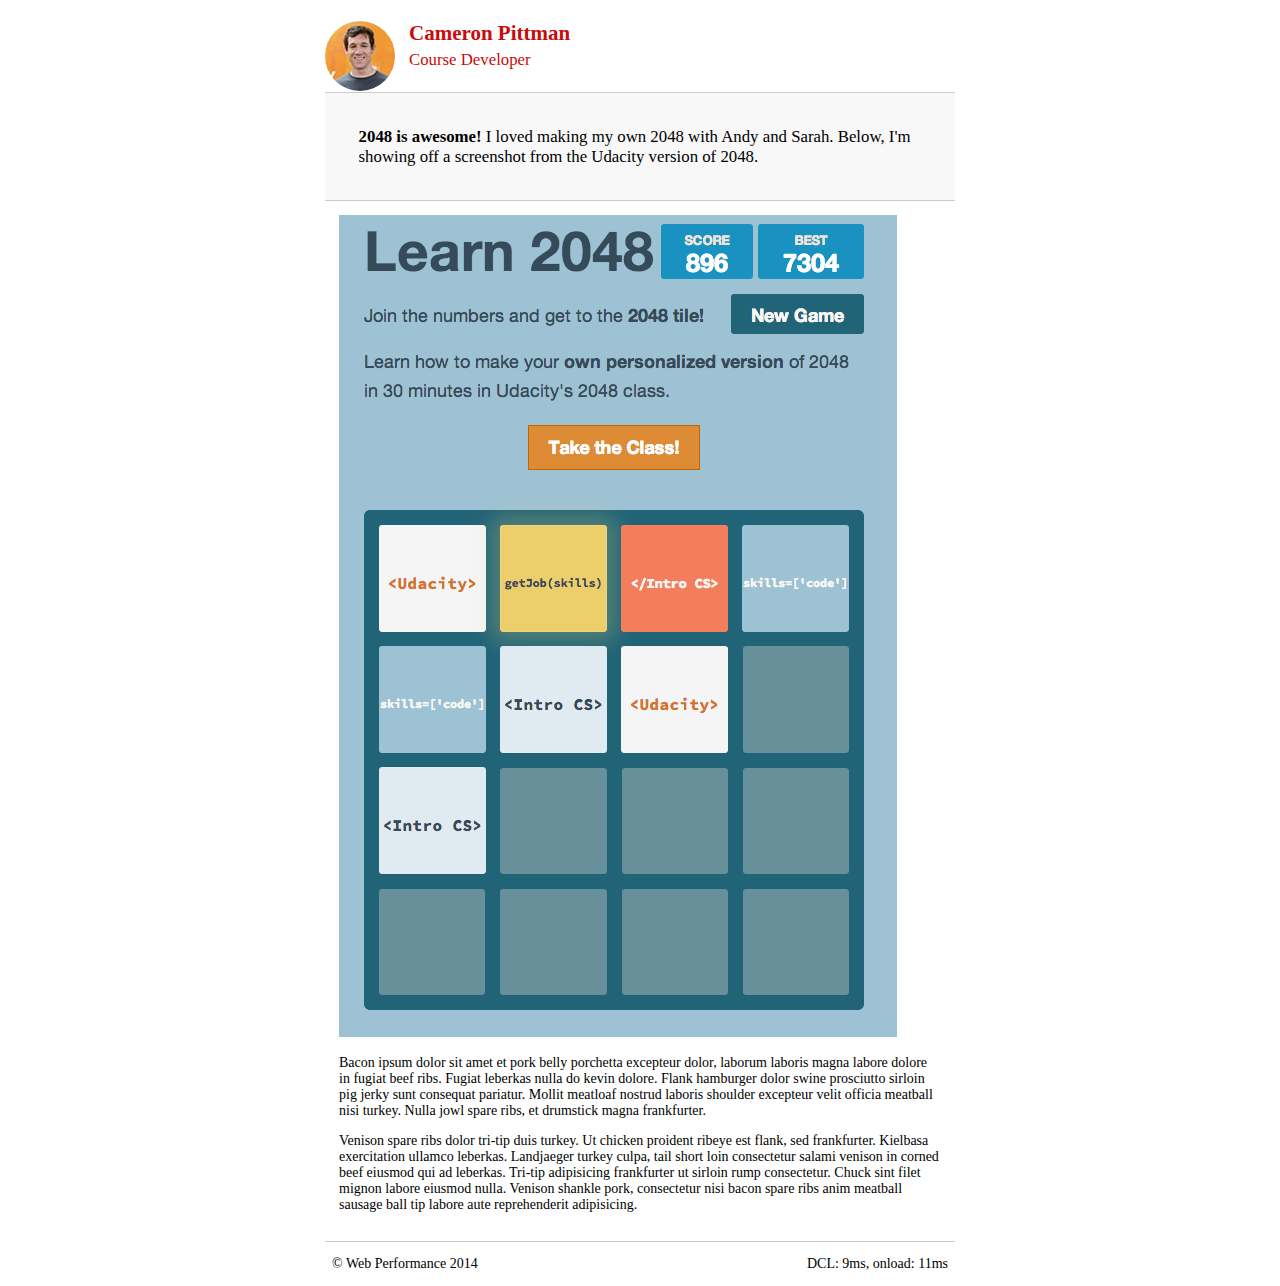
<file: project-2048.html>
<!DOCTYPE html>
<html lang="en">
  <head>
    <meta charset="utf-8">
    <meta name="viewport" content="width=device-width, initial-scale=1">
    <meta name="description" content=" FILL ME IN ">
    <meta name="author" content=" FILL ME IN ">
    <title>Cameron Pittman: Portfolio</title>

    <!-- Hmm, what is the impact of web fonts on speed? Measure it... -->
    <!-- <link href="//fonts.googleapis.com/css?family=Open+Sans:400,700" rel="stylesheet"> -->

    <link href="css/style.css" rel="stylesheet">
    <link href="css/print.css" rel="stylesheet" media="print">

    <script>
      (function(w,g){w['GoogleAnalyticsObject']=g;
      w[g]=w[g]||function(){(w[g].q=w[g].q||[]).push(arguments)};w[g].l=1*new Date();})(window,'ga');

      // Optional TODO: replace with your Google Analytics profile ID.
      ga('create', 'UA-XXXX-Y');
      ga('send', 'pageview');
    </script>
    <script src="//www.google-analytics.com/analytics.js"></script>
    <script src="js/perfmatters.js" async></script>
  </head>

  <body>
    <header>
      <a href="/"><img src="img/profilepic-min.jpg"></a>
      <p>Cameron Pittman<br><span>Course Developer</span></p>
    </header>

    <div class="container">
      <div class="hero">
        <strong>2048 is awesome!</strong> I loved making my own 2048 with Andy and Sarah. Below, I'm showing off a screenshot from the Udacity version of 2048.
      </div>

      <div class="content">

        <img class="img-responsive" src="img/2048.png">

        <p>Bacon ipsum dolor sit amet et pork belly porchetta excepteur dolor, laborum laboris magna labore dolore in fugiat beef ribs. Fugiat leberkas nulla do kevin dolore. Flank hamburger dolor swine prosciutto sirloin pig jerky sunt consequat pariatur. Mollit meatloaf nostrud laboris shoulder excepteur velit officia meatball nisi turkey. Nulla jowl spare ribs, et drumstick magna frankfurter.</p>

        <p>Venison spare ribs dolor tri-tip duis turkey. Ut chicken proident ribeye est flank, sed frankfurter. Kielbasa exercitation ullamco leberkas. Landjaeger turkey culpa, tail short loin consectetur salami venison in corned beef eiusmod qui ad leberkas. Tri-tip adipisicing frankfurter ut sirloin rump consectetur. Chuck sint filet mignon labore eiusmod nulla. Venison shankle pork, consectetur nisi bacon spare ribs anim meatball sausage ball tip labore aute reprehenderit adipisicing.</p>

    </div>

    <footer>
      <p>&copy; Web Performance 2014 <span id="crp-stats"></span></p>
    </footer>
  </body>
</html>
</file>
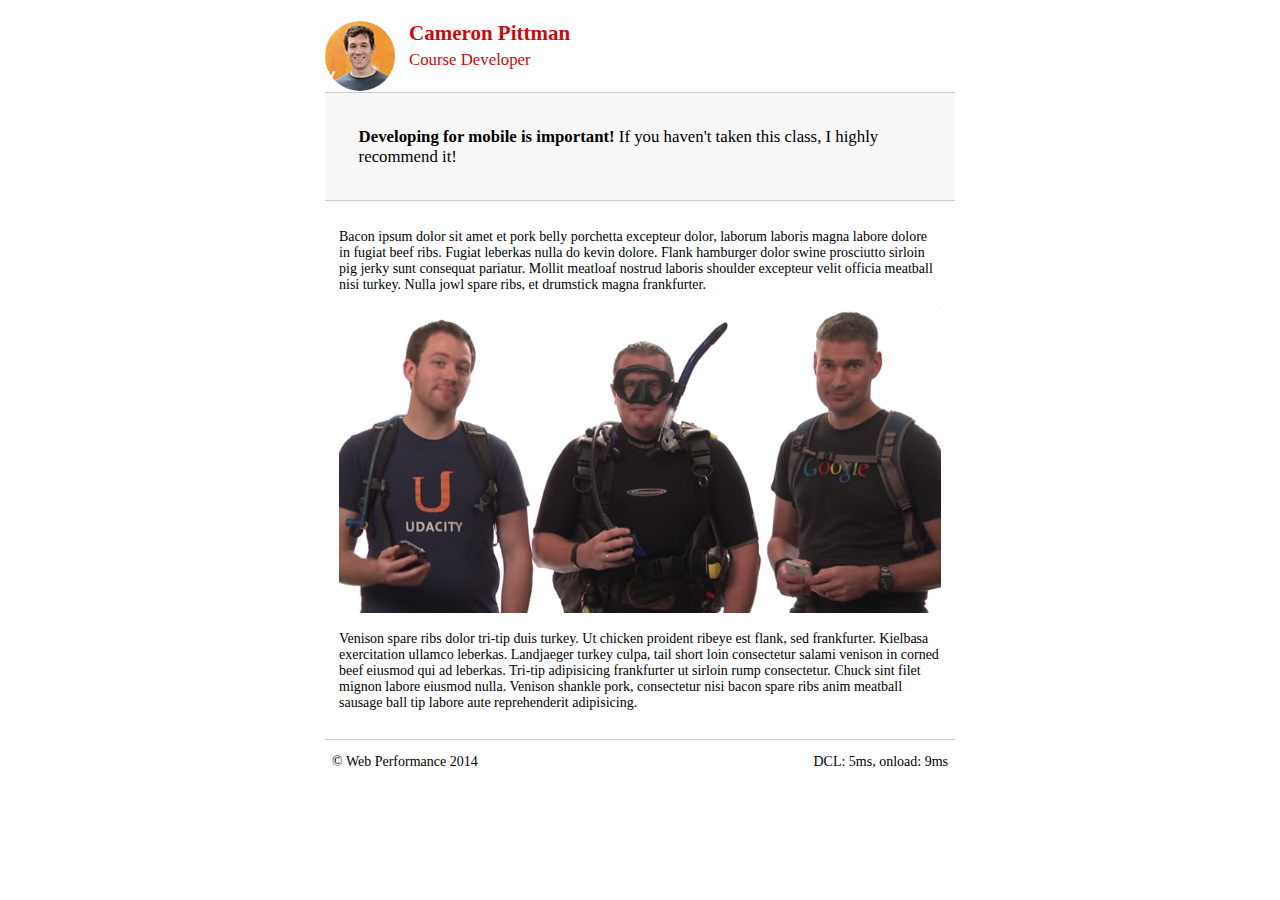
<file: project-mobile.html>
<!DOCTYPE html>
<html lang="en">
  <head>
    <meta charset="utf-8">
    <meta name="viewport" content="width=device-width, initial-scale=1">
    <meta name="description" content=" FILL ME IN ">
    <meta name="author" content=" FILL ME IN ">
    <title>Cameron Pitman: Portfolio</title>

    <!-- Hmm, what is the impact of web fonts on speed? Measure it... -->
    <!-- <link href="//fonts.googleapis.com/css?family=Open+Sans:400,700" rel="stylesheet"> -->

    <link href="css/style.css" rel="stylesheet">
    <link href="css/print.css" rel="stylesheet" media="print">

    <script>
      (function(w,g){w['GoogleAnalyticsObject']=g;
      w[g]=w[g]||function(){(w[g].q=w[g].q||[]).push(arguments)};w[g].l=1*new Date();})(window,'ga');

      // Optional TODO: replace with your Google Analytics profile ID.
      ga('create', 'UA-XXXX-Y');
      ga('send', 'pageview');
    </script>
    <script src="http://www.google-analytics.com/analytics.js"></script>
    <script async src="js/perfmatters.js" async></script>
  </head>

  <body>
    <header>
      <a href="/"><img src="img/profilepic-min.jpg"></a>
      <p>Cameron Pittman<br><span>Course Developer</span></p>
    </header>

    <div class="container">
      <div class="hero">
        <strong>Developing for mobile is important!</strong> If you haven't taken this class, I highly recommend it!
      </div>

      <div class="content">

        <p>Bacon ipsum dolor sit amet et pork belly porchetta excepteur dolor, laborum laboris magna labore dolore in fugiat beef ribs. Fugiat leberkas nulla do kevin dolore. Flank hamburger dolor swine prosciutto sirloin pig jerky sunt consequat pariatur. Mollit meatloaf nostrud laboris shoulder excepteur velit officia meatball nisi turkey. Nulla jowl spare ribs, et drumstick magna frankfurter.</p>

        <img src="img/mobilewebdev-min.jpg">

        <p>Venison spare ribs dolor tri-tip duis turkey. Ut chicken proident ribeye est flank, sed frankfurter. Kielbasa exercitation ullamco leberkas. Landjaeger turkey culpa, tail short loin consectetur salami venison in corned beef eiusmod qui ad leberkas. Tri-tip adipisicing frankfurter ut sirloin rump consectetur. Chuck sint filet mignon labore eiusmod nulla. Venison shankle pork, consectetur nisi bacon spare ribs anim meatball sausage ball tip labore aute reprehenderit adipisicing.</p>

    </div>

    <footer>
      <p>&copy; Web Performance 2014 <span id="crp-stats"></span></p>
    </footer>
  </body>
</html>
</file>
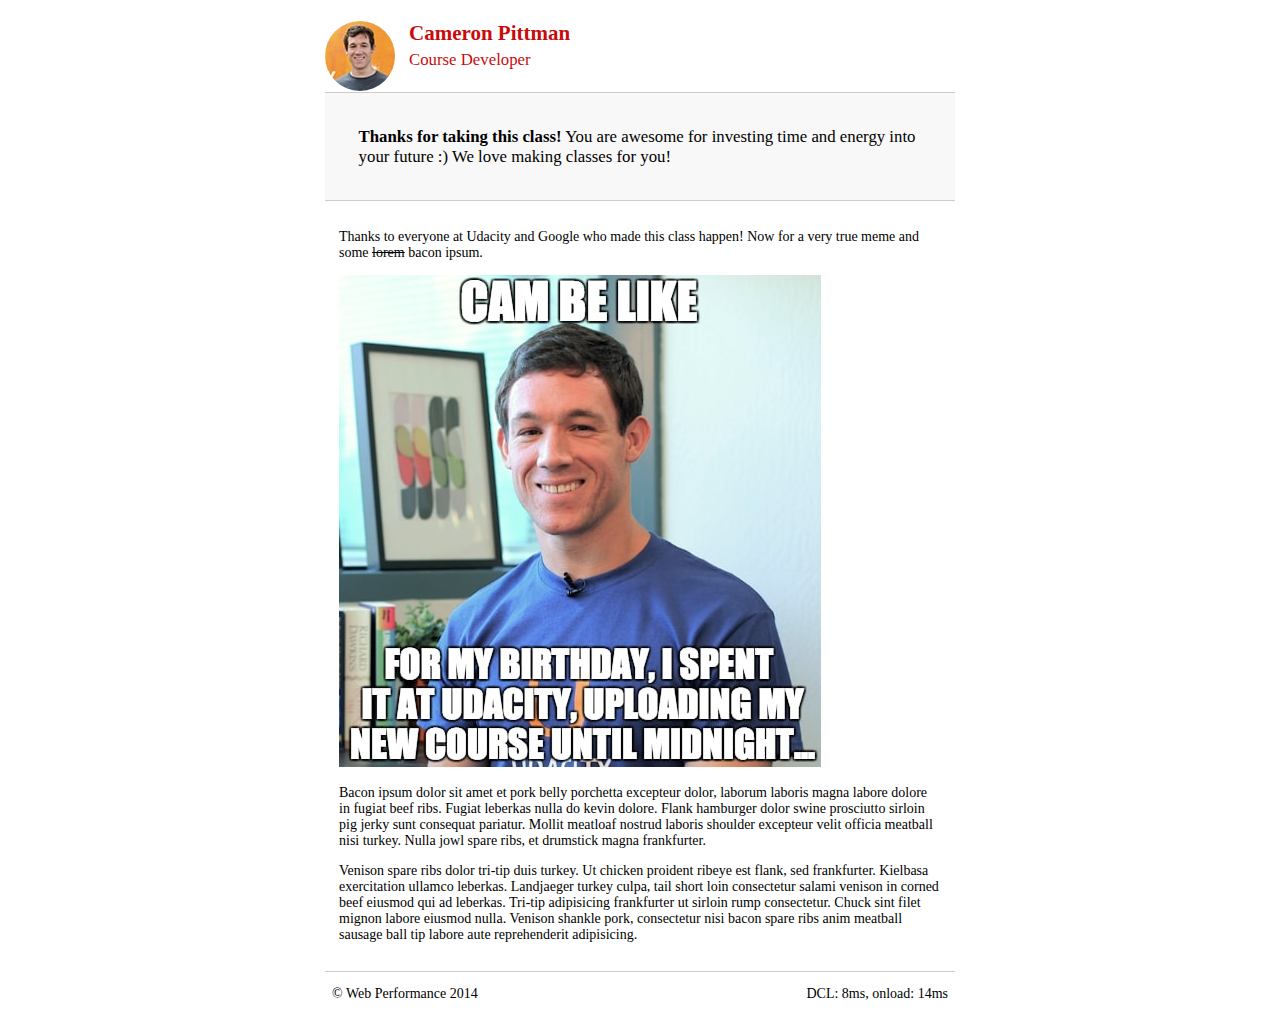
<file: project-webperf.html>
<!DOCTYPE html>
<html lang="en">
  <head>
    <meta charset="utf-8">
    <meta name="viewport" content="width=device-width, initial-scale=1">
    <meta name="description" content=" FILL ME IN ">
    <meta name="author" content=" FILL ME IN ">
    <title>Cameron Pittman: Portfolio</title>

    <!-- Hmm, what is the impact of web fonts on speed? Measure it... -->
    <!-- <link href="//fonts.googleapis.com/css?family=Open+Sans:400,700" rel="stylesheet"> -->

    <link href="css/style.css" rel="stylesheet">
    <link href="css/print.css" rel="stylesheet" media="print">

    <script>
      (function(w,g){w['GoogleAnalyticsObject']=g;
      w[g]=w[g]||function(){(w[g].q=w[g].q||[]).push(arguments)};w[g].l=1*new Date();})(window,'ga');

      // Optional TODO: replace with your Google Analytics profile ID.
      ga('create', 'UA-XXXX-Y');
      ga('send', 'pageview');
    </script>
    <script src="http://www.google-analytics.com/analytics.js"></script>
    <script async src="js/perfmatters.js" async></script>
  </head>

  <body>
    <header>
      <a href="/"><img src="img/profilepic-min.jpg"></a>
      <p>Cameron Pittman<br><span>Course Developer</span></p>
    </header>

    <div class="container">
      <div class="hero">
        <strong>Thanks for taking this class!</strong> You are awesome for investing time and energy into your future :) We love making classes for you!
      </div>

      <div class="content">

        <p>Thanks to everyone at Udacity and Google who made this class happen! Now for a very true meme and some <strike>lorem</strike> bacon ipsum.</p>

        <img src="img/cam_be_like-min.jpg">

        <p>Bacon ipsum dolor sit amet et pork belly porchetta excepteur dolor, laborum laboris magna labore dolore in fugiat beef ribs. Fugiat leberkas nulla do kevin dolore. Flank hamburger dolor swine prosciutto sirloin pig jerky sunt consequat pariatur. Mollit meatloaf nostrud laboris shoulder excepteur velit officia meatball nisi turkey. Nulla jowl spare ribs, et drumstick magna frankfurter.</p>

        <p>Venison spare ribs dolor tri-tip duis turkey. Ut chicken proident ribeye est flank, sed frankfurter. Kielbasa exercitation ullamco leberkas. Landjaeger turkey culpa, tail short loin consectetur salami venison in corned beef eiusmod qui ad leberkas. Tri-tip adipisicing frankfurter ut sirloin rump consectetur. Chuck sint filet mignon labore eiusmod nulla. Venison shankle pork, consectetur nisi bacon spare ribs anim meatball sausage ball tip labore aute reprehenderit adipisicing.</p>

    </div>

    <footer>
      <p>&copy; Web Performance 2014 <span id="crp-stats"></span></p>
    </footer>
  </body>
</html>
</file>
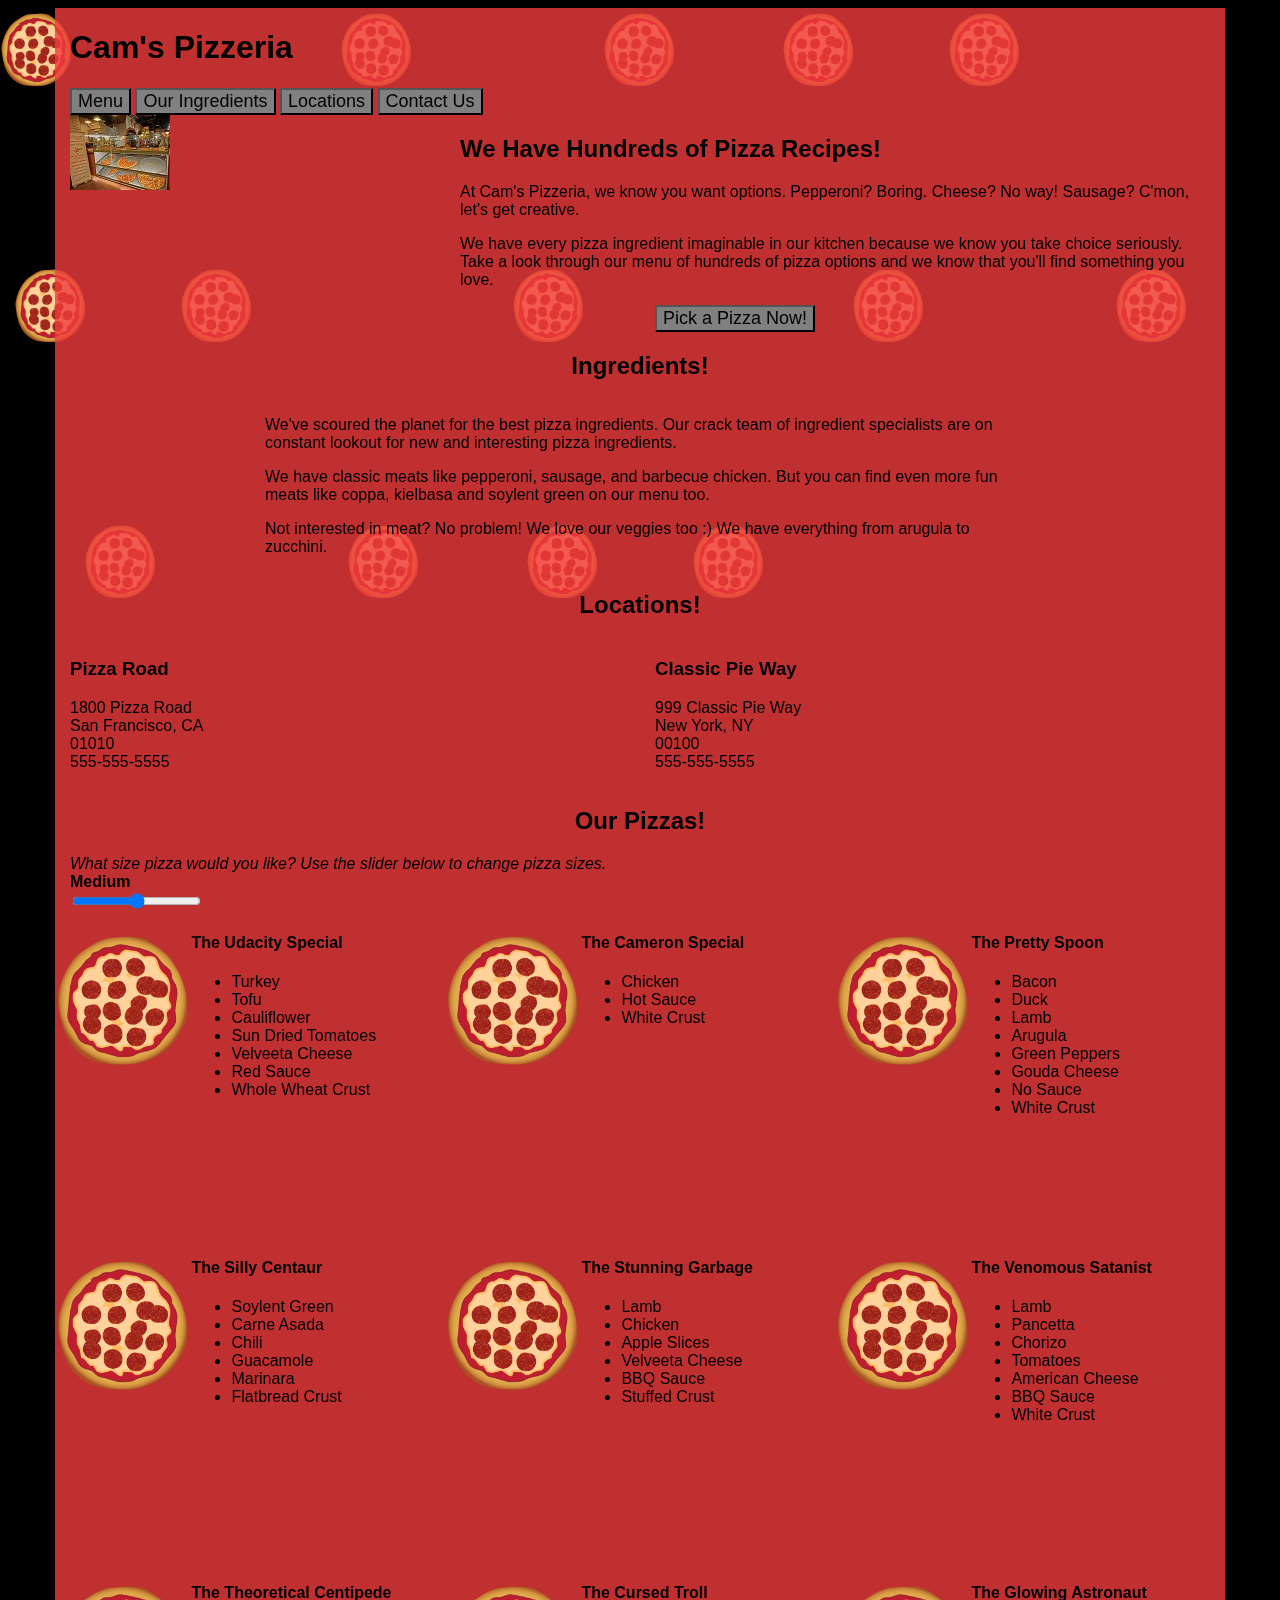
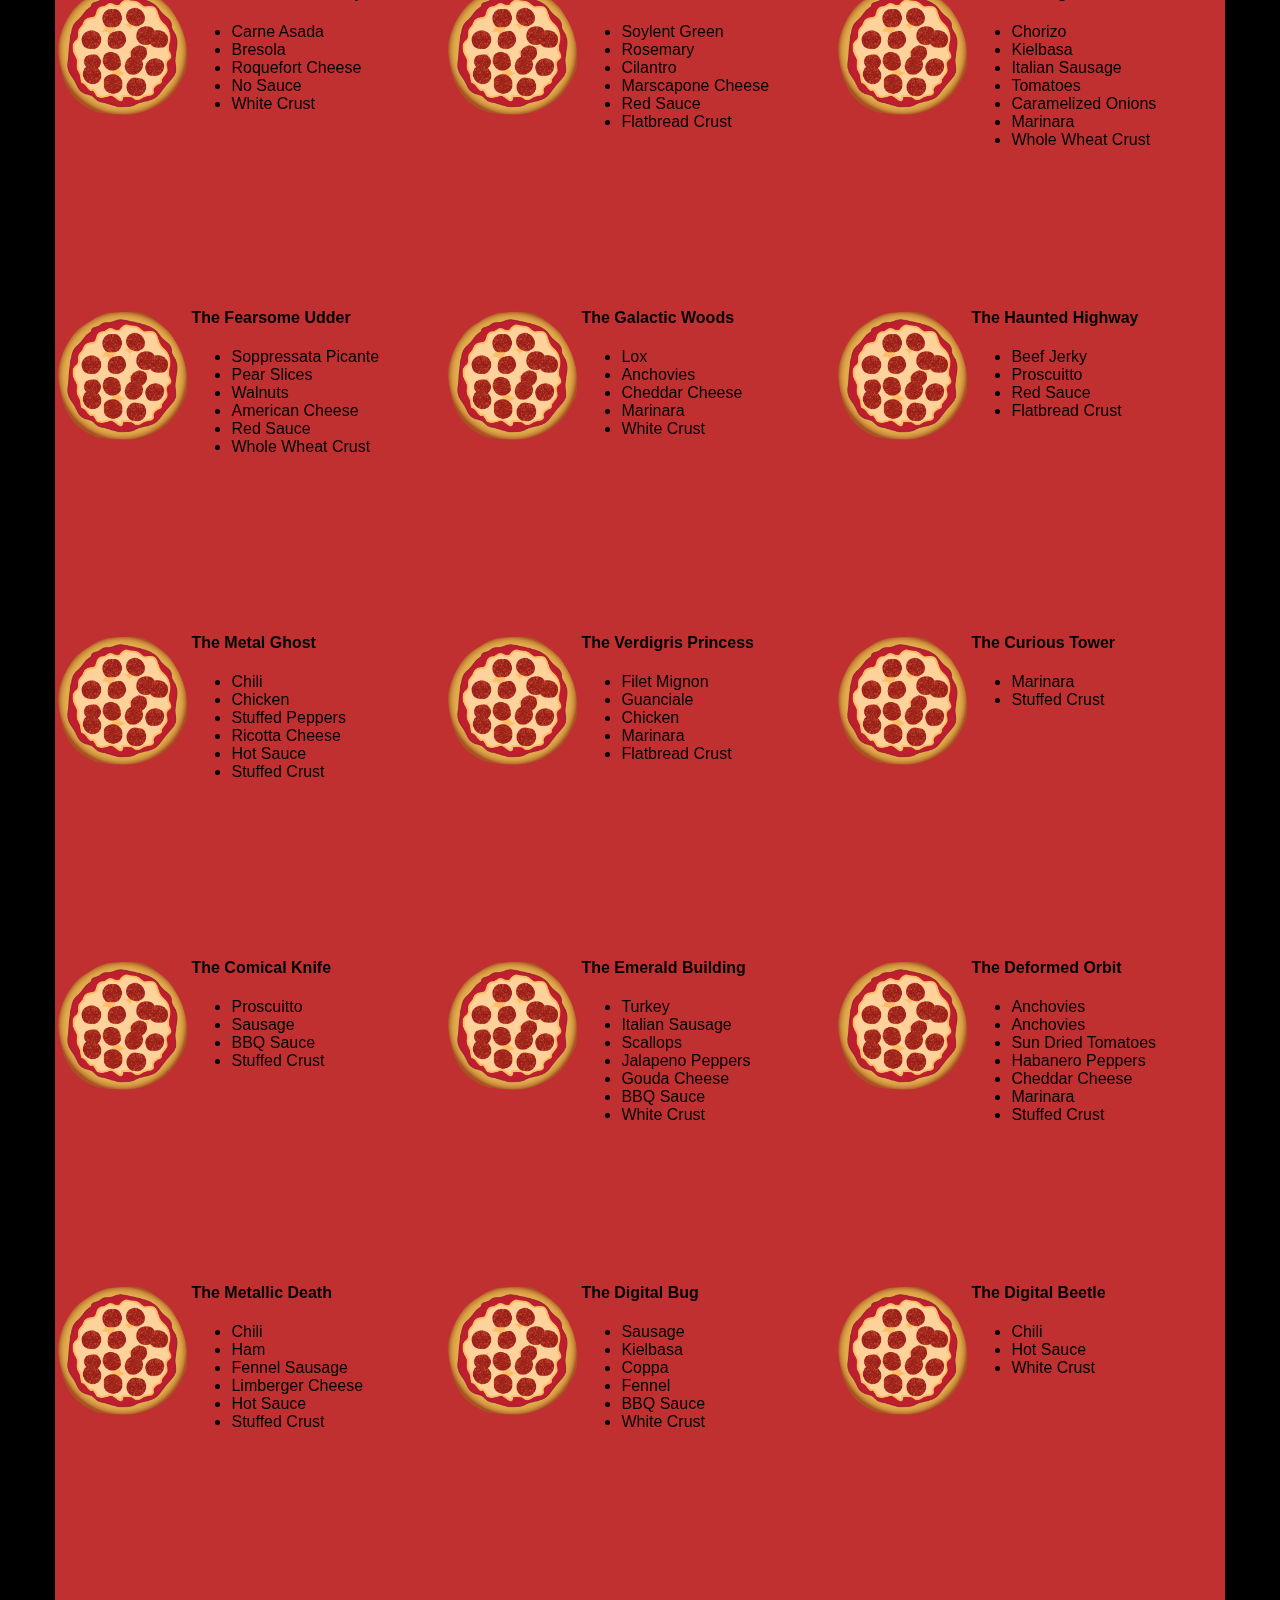
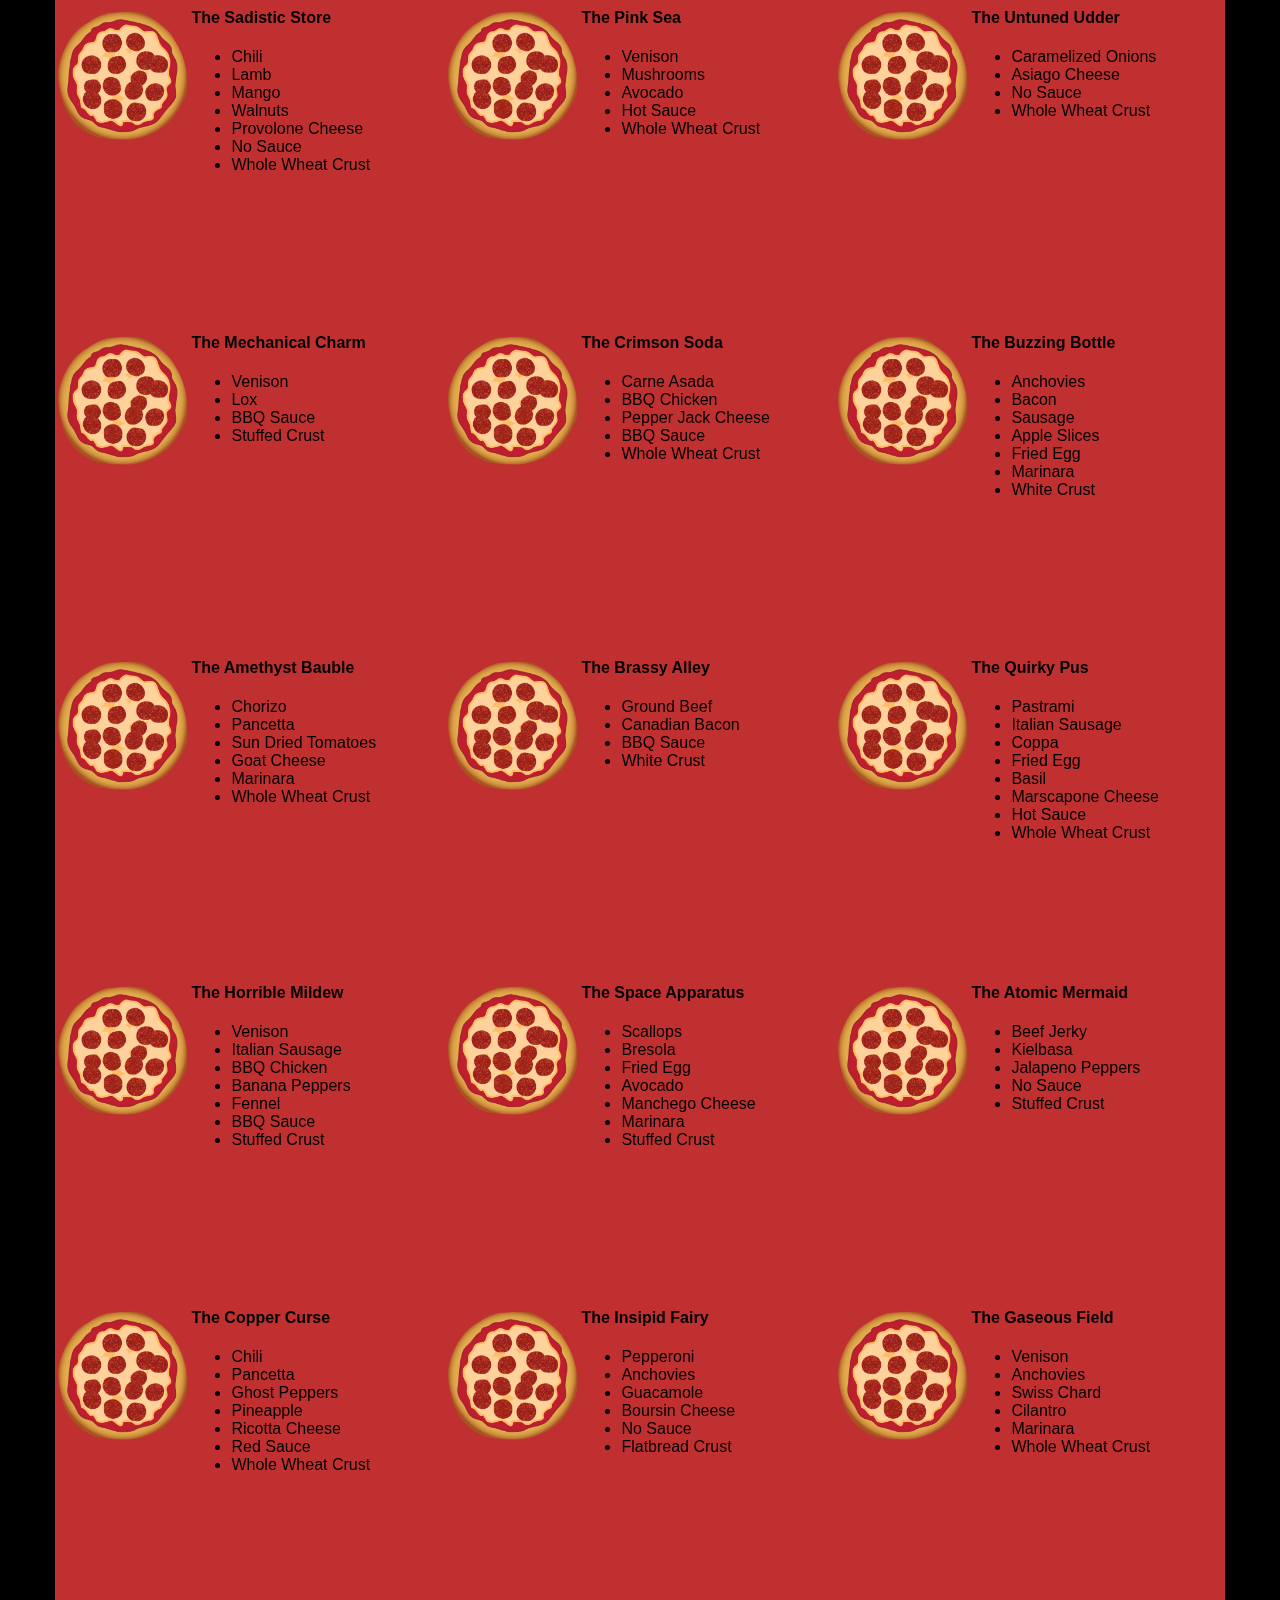
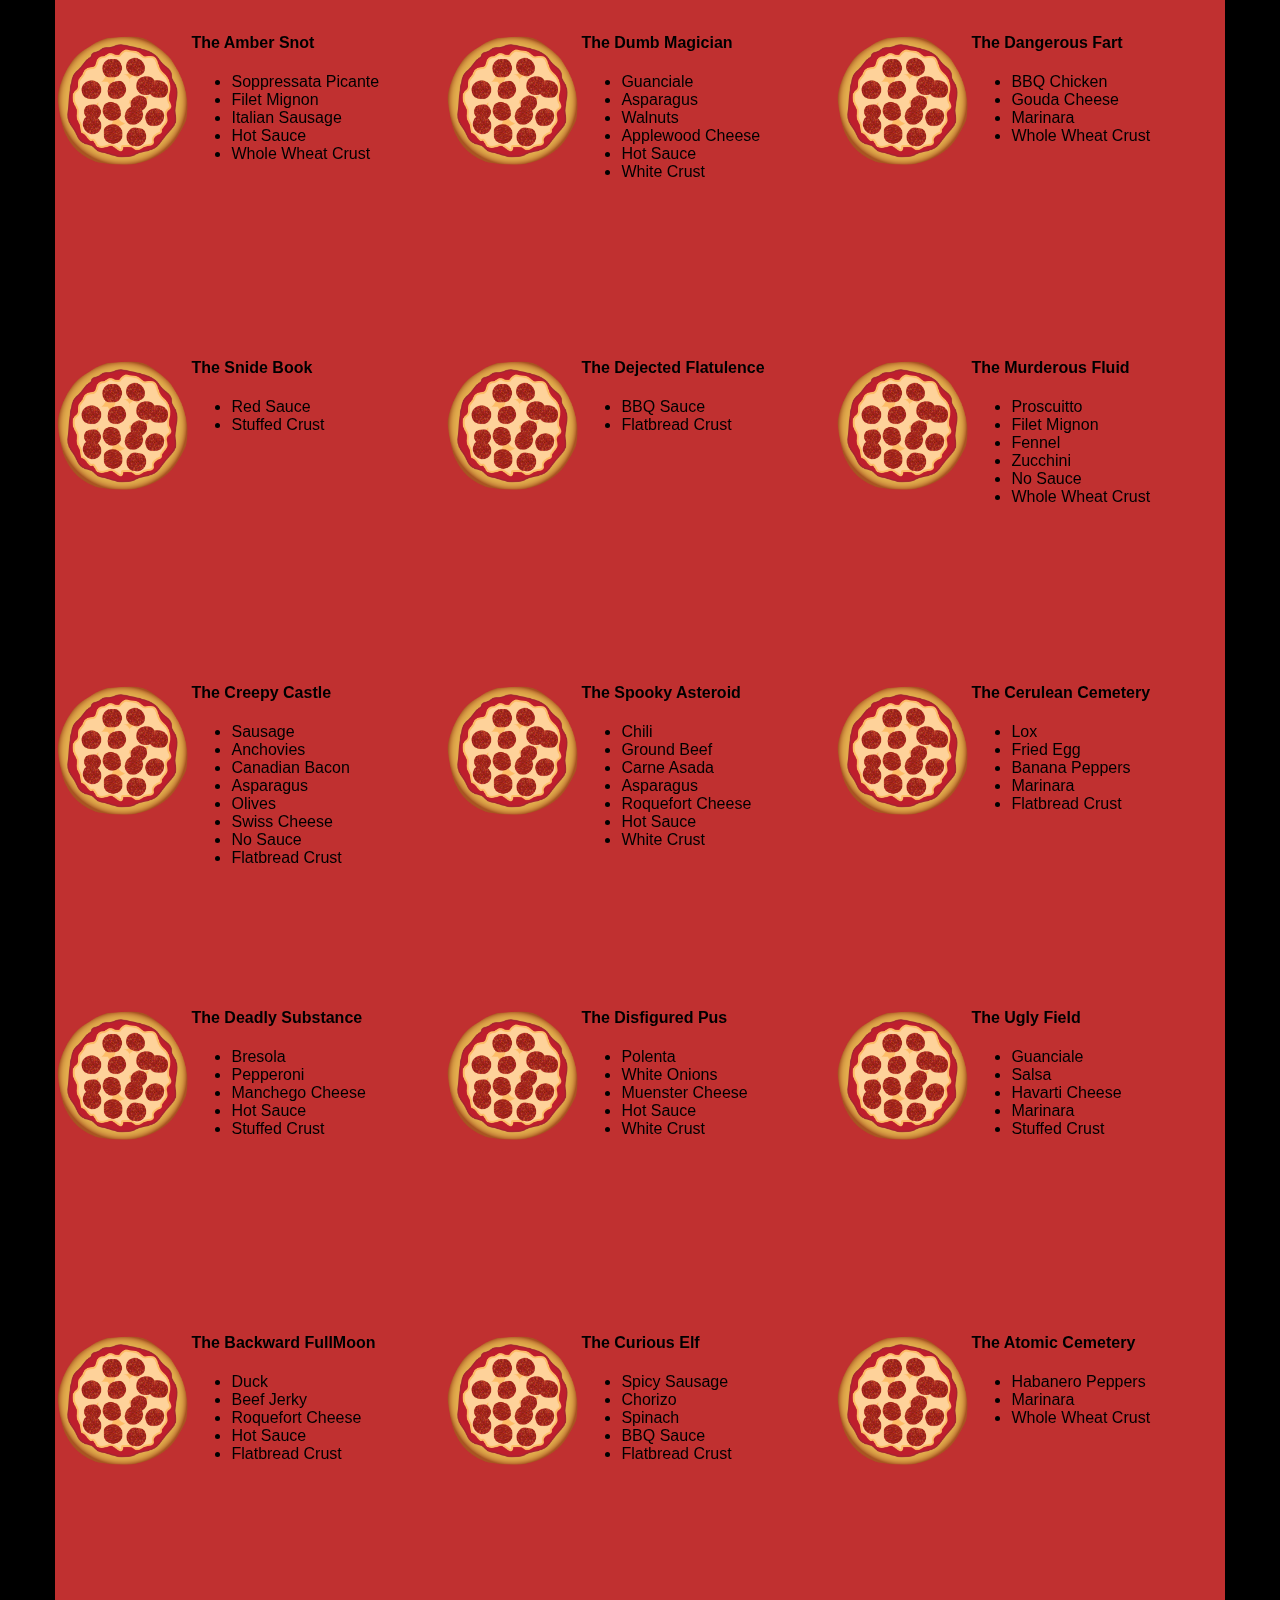
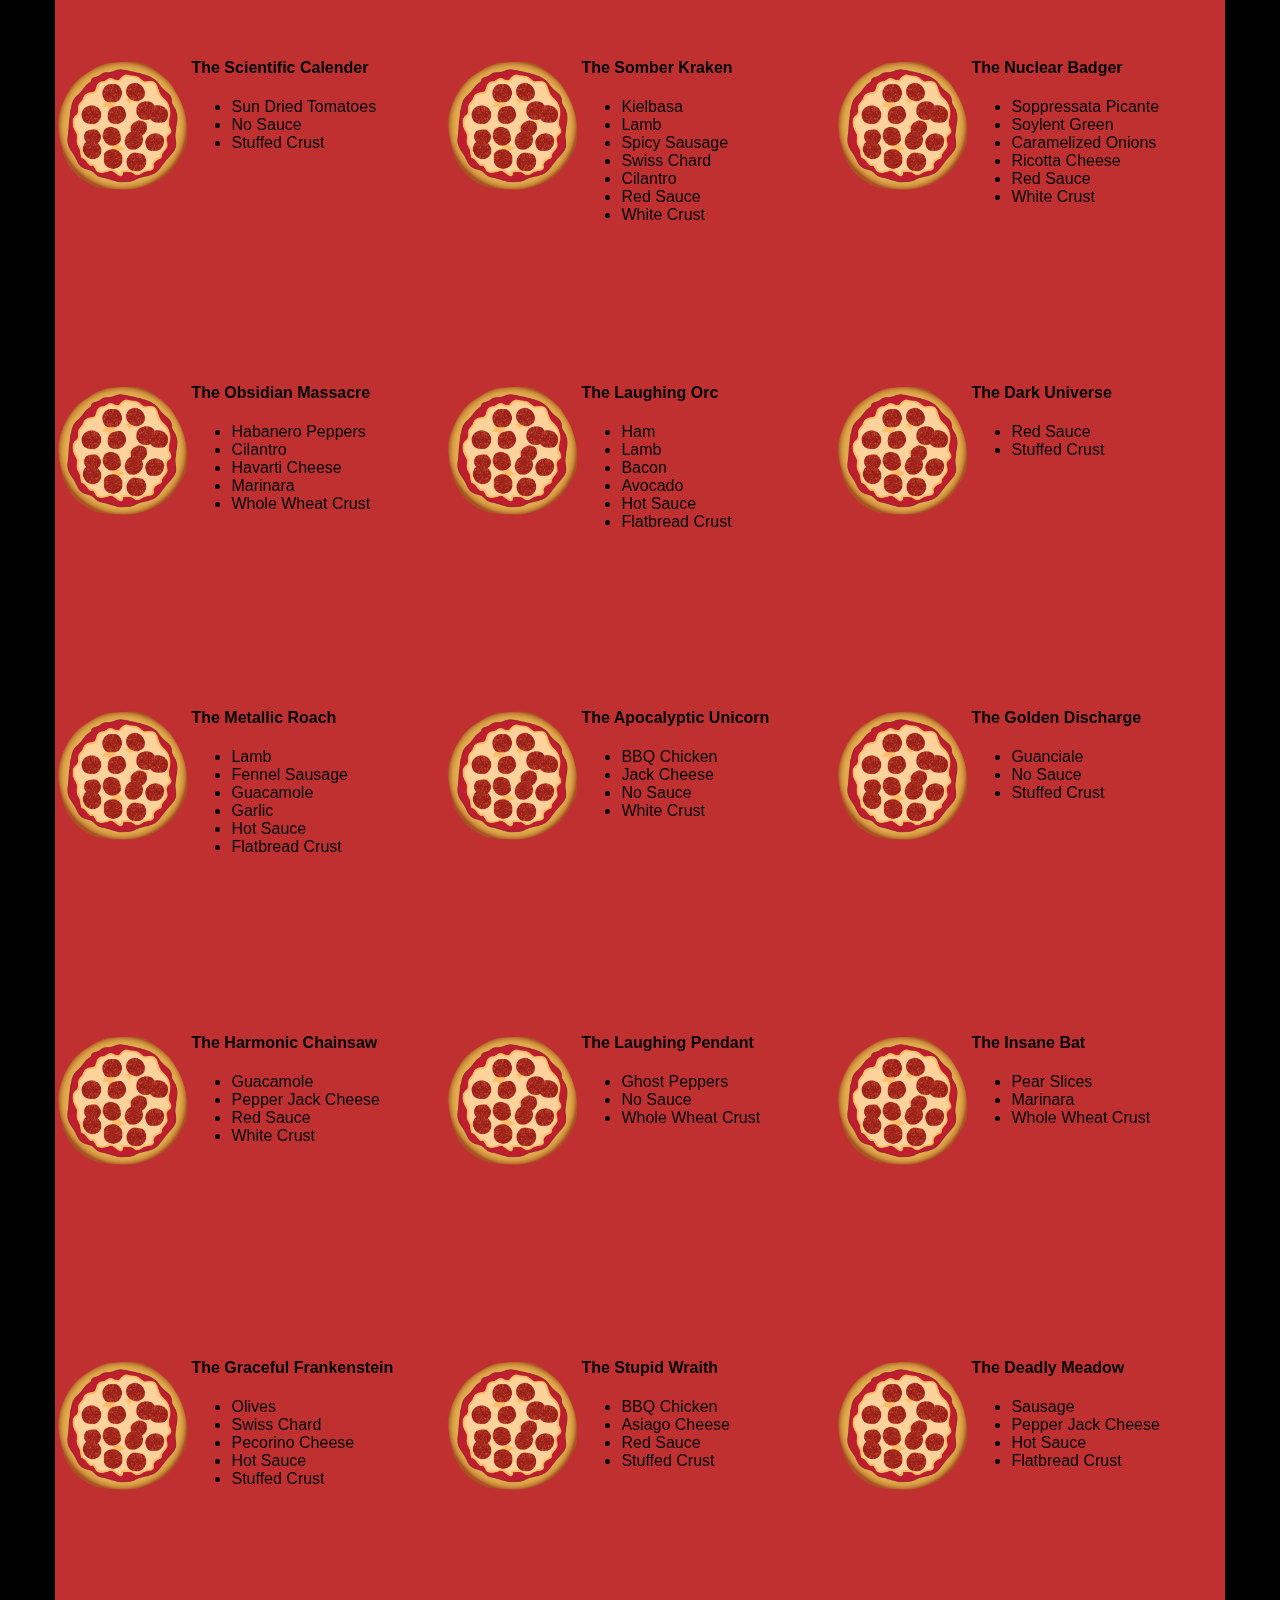
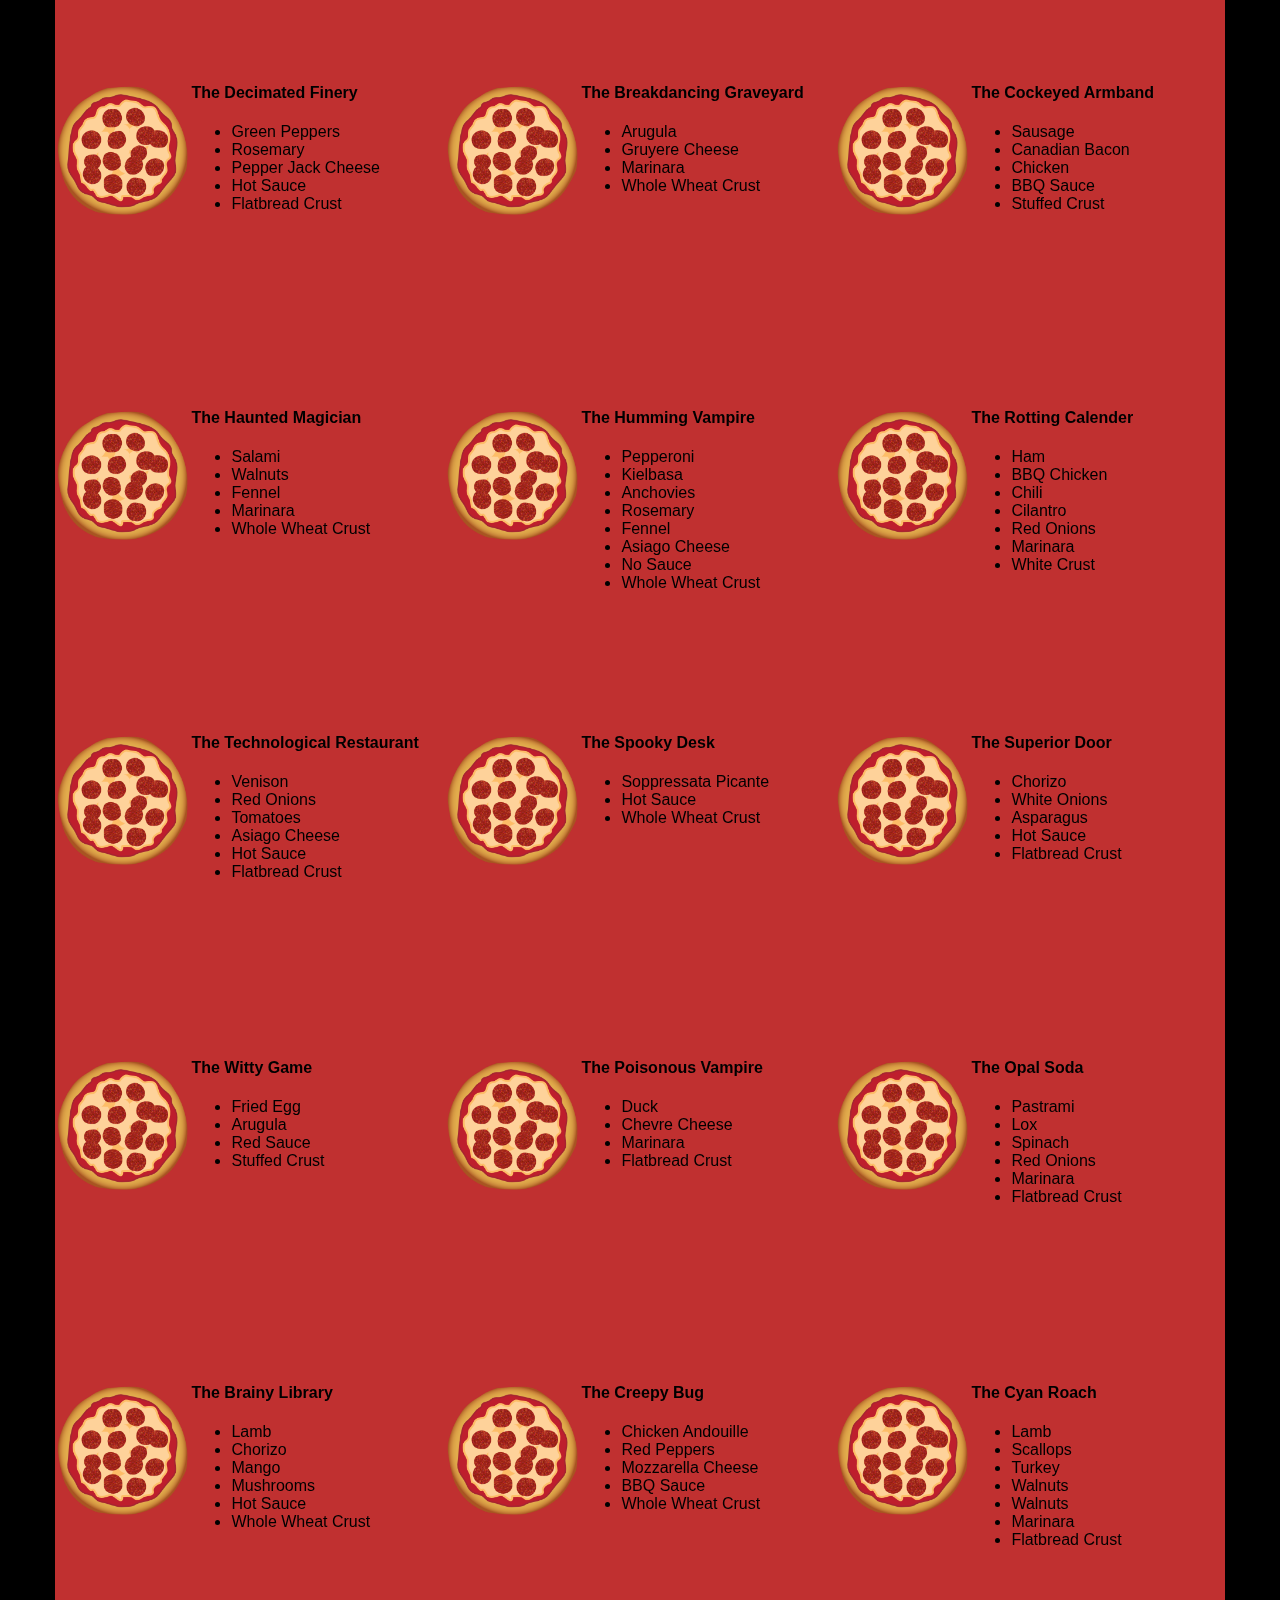
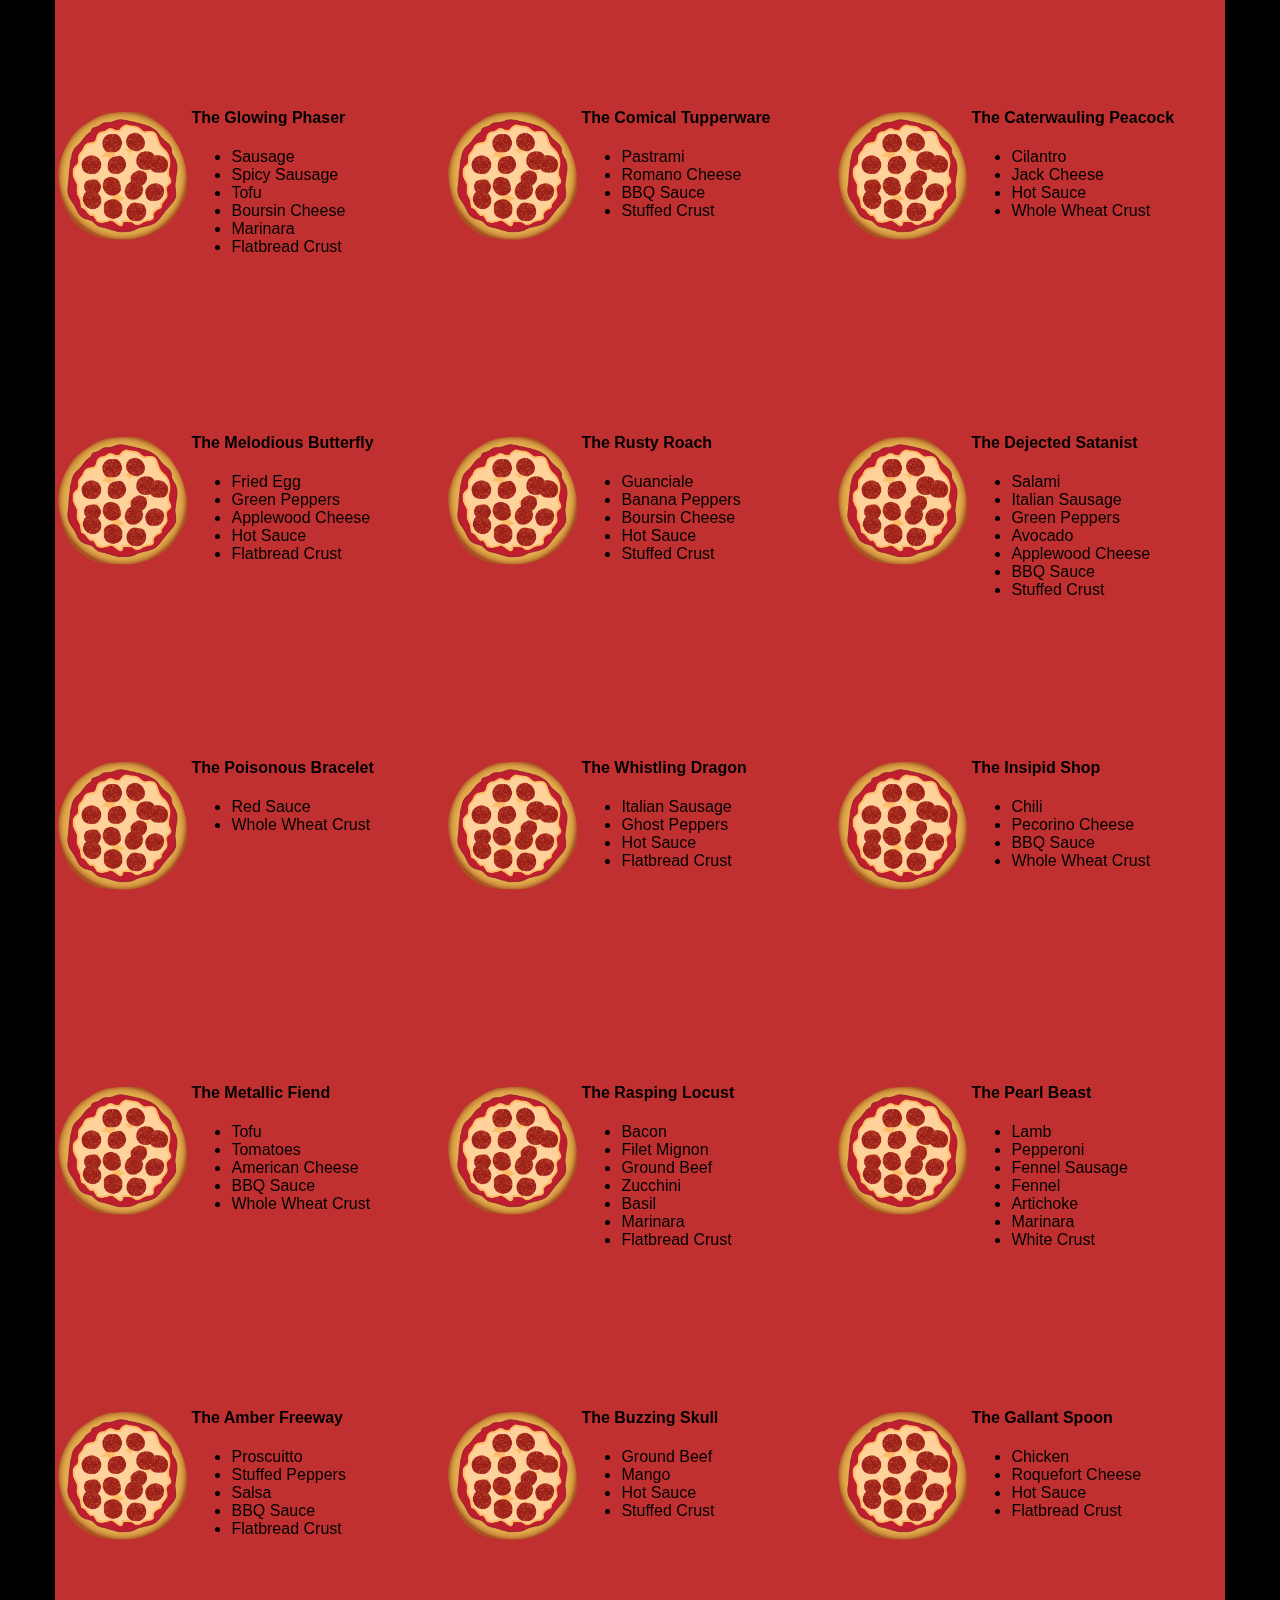
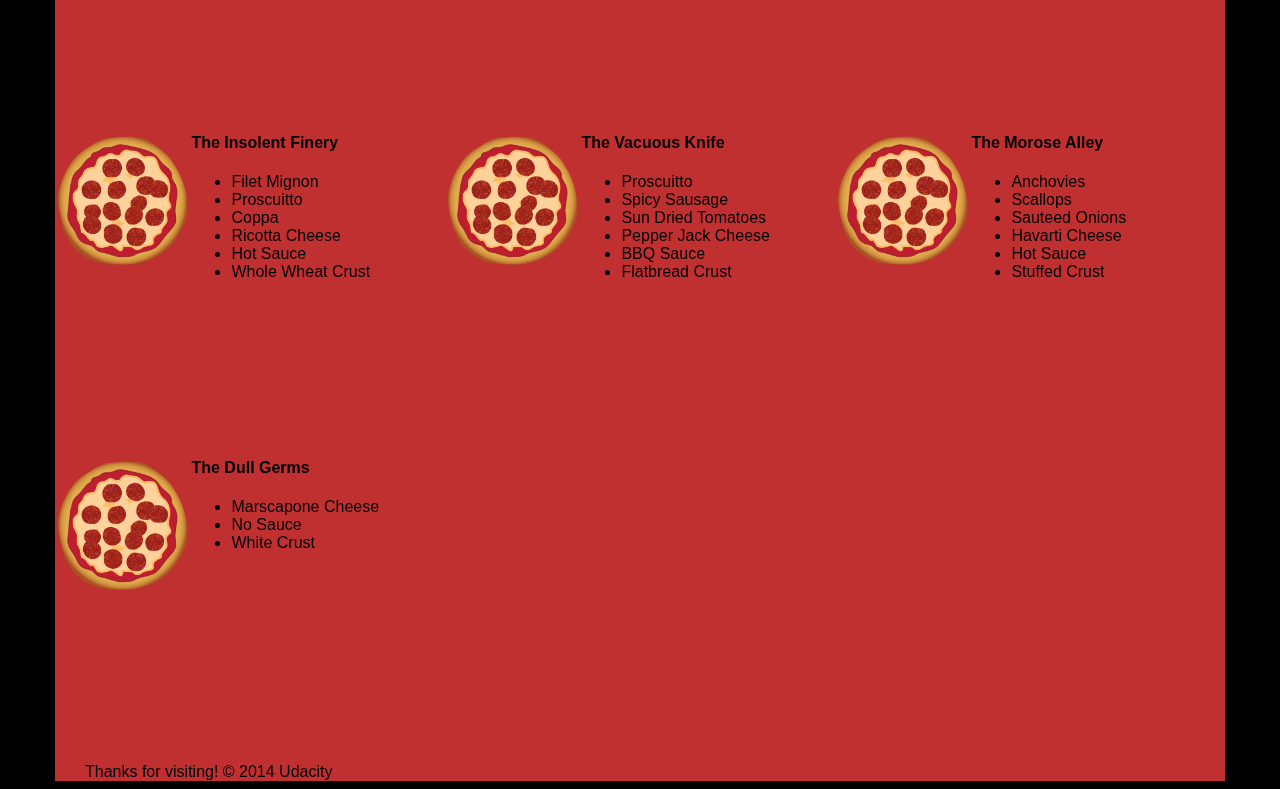
<file: views/pizza.html>
<!DOCTYPE HTML>
<html>
<head>
  <link rel="stylesheet" href="css/style.css">
  <link rel="stylesheet" href="css/bootstrap-grid.css">
</head>

<body>
  <div class="container">
    <div id="header" class="row">
      <div class="col-md-6">
        <div class="row">
          <div class="col-md-12">
            <h1>Cam's Pizzeria</h1>
            <div class="row">
              <div id="menu" class="col-md-12">
                <form action="#randomPizzas">
                  <input type="submit" value="Menu">
                </form>
                <form action="#ingredients">
                  <input type="submit" value="Our Ingredients">
                </form>
                <form action="#locations">
                  <input type="submit" value="Locations">
                </form>
                <form action="#" onsubmit="alert('Thanks for clicking! This button doesn\'t do anything because this is a fake pizzeria :\)')">
                  <input type="submit" value="Contact Us">
                </form>
              </div>
            </div>
          </div>
        </div>
      </div>
      <div id="movingPizzas1" class="col-md-6">
      </div>
    </div>
    <div id="callToAction" class="row">
      <div class="col-md-4">
        <img src="images/pizzeria.jpg" class="img-responsive"> <!-- Image credit to: http://commons.wikimedia.org/wiki/File:HK_TST_night_%E5%98%89%E8%98%AD%E9%81%93_Granville_Road_restaurant_Paisano's_Pizzeria_pizza_Dec-2013.JPG -->
      </div>
      <div class="col-md-8">
        <div class="row">
          <div class="col-md-12">
            <h2>We Have Hundreds of Pizza Recipes!</h2>
            <p>At Cam's Pizzeria, we know you want options. Pepperoni? Boring. Cheese? No way! Sausage? C'mon, let's get creative.</p>

            <p>We have every pizza ingredient imaginable in our kitchen because we know you take choice seriously. Take a look through our menu of hundreds of pizza options and we know that you'll find something you love.</p>
          </div>
        </div>
        <div class="row">
          <div class="col-md-6 col-md-push-3">
            <form action="#randomPizzas">
              <input type="submit" value="Pick a Pizza Now!">
            </form>
          </div>
        </div>
      </div>
    </div>
    <div id="ingredients" class="row">
      <div class="col-md-8 col-md-push-2">
        <div class="row">
          <div class="col-md-12 centered">
            <h2>Ingredients!</h2>
          </div>
        </div>
        <div class="row">
          <div class="col-md-12">
            <p>We've scoured the planet for the best pizza ingredients. Our crack team of ingredient specialists are on constant lookout for new and interesting pizza ingredients.</p>

            <p>We have classic meats like pepperoni, sausage, and barbecue chicken. But you can find even more fun meats like coppa, kielbasa and soylent green on our menu too.</p>

            <p>Not interested in meat? No problem! We love our veggies too :) We have everything from arugula to zucchini.</p>
          </div>
        </div>
      </div>
    </div>
    <div id="locations" class="row">
      <div class="col-md-12">
        <h2 style="text-align: center">Locations!</h2>
        <div class="row">
          <div class="col-md-6">
            <h3>Pizza Road</h3>
            <p>1800 Pizza Road<br>San Francisco, CA<br>01010<br>555-555-5555</p>
          </div>
          <div class="col-md-6">
            <h3>Classic Pie Way</h3>
            <p>999 Classic Pie Way<br>New York, NY<br>00100<br>555-555-5555</p>
          </div>
        </div>
      </div>
    </div>
    <div id="pizzaGenerator" class="row">
      <div class="col-md-12">
        <h2 style="text-align: center">Our Pizzas!</h2>
        <div class="row">
          <div class="col-md-12">
            <em>What size pizza would you like? Use the slider below to change pizza sizes.</em>
          </div>
          <div id="pizzaSize" class="col-md-6">Medium</div>
          <div class="col-md-12">
            <input id="sizeSlider" type="range" min="1" max="3" value="2" step="1" onchange="resizePizzas(this.value)"></input>
          </div>
        </div>
        <div id="randomPizzas" class="row">
          <div id="pizza0" class="randomPizzaContainer" style="width:33.33%; height: 325px;">
            <div style="width:35%">
              <img src="images/pizza.png" class="img-responsive">
            </div>
            <div style="width:65%">
              <h4>The Udacity Special</h4>
              <ul>
                <li>Turkey</li>
                <li>Tofu</li>
                <li>Cauliflower</li>
                <li>Sun Dried Tomatoes</li>
                <li>Velveeta Cheese</li>
                <li>Red Sauce</li>
                <li>Whole Wheat Crust</li>
              </ul>
            </div>
          </div>
          <div id="pizza1" class="randomPizzaContainer" style="width:33.33%; height: 325px;">
            <div style="width:35%">
              <img src="images/pizza.png" class="img-responsive">
            </div>
            <div style="width:65%">
              <h4>The Cameron Special</h4>
              <ul>
                <li>Chicken</li>
                <li>Hot Sauce</li>
                <li>White Crust</li>
              </ul>
            </div>
          </div>
        </div>
      </div>
    </div>
    <div id="footer" class="col-md-12">Thanks for visiting! &copy; 2014 Udacity</div>
  </div>
  <script type="text/javascript" src="js/main.js"></script>
</body>

</html>
</html>
</file>
<file: css/style.css>
html {
  font-size: 100%;
  overflow-y: scroll;
  -webkit-tap-highlight-color: rgba(0,0,0,0);
  -ms-text-size-adjust: 100%;
  -webkit-text-size-adjust: none;
}
        
body { margin: 0; font-size: 14px; font-weight: 400;}

a { color: #12C; }
a:visited { color: #61C; }
a:focus { outline: thin dotted; }
a:hover, a:active { color: #c00; outline: 0; }

pre, code { font-family: monospace, monospace; font-size: 1em; }
ul, ol { margin: 1em 0; padding: 0 0 0 20px; }
img { border: 0; max-width: 100%; }

header, footer, .container { max-width: 45em; margin: 0 auto; }

header { padding: 0 0.5em; color: #C90B0B; }
header img { border-radius: 40px; float: left; }
header p { font-size:1.5em; font-weight: bold; padding-left: 4em;}
header p span { font-size: 0.8em; font-weight: normal;}

.hero { padding: 2em; background-color: #f8f8f8; font-size:1.2em;
  border-bottom: 1px solid #ccc;
  border-top: 1px solid #ccc;
}

.content { padding: 1em 1em; }
.content li { list-style-type: none; font-size: 1.1em;}
li img { float:left; padding-right: 1em; }
li p { font-size: 0.9em; font-style: italic; }

footer {
  padding: 0 0.5em;
  border-top: 1px solid #ccc;
}
footer span { float: right;}

.pizza-image
{
  width: 100px;
}
/* Smartphones (portrait) */
@media only screen and (max-width: 480px) {
  body { font-size: 12px;}
  header p { padding-left: 4.5em;}
}
</file>
<file: css/print.css>
@media print {
  * { background: transparent !important; color: black !important; text-shadow: none !important; filter:none !important; -ms-filter: none !important; }
  a, a:visited { color: #444 !important; text-decoration: underline; }
  a[href]:after { content: " (" attr(href) ")"; }
  tr, img { page-break-inside: avoid; }
  img { max-width: 100% !important; }
  @page { margin: 0.5cm; }
  p, h2, h3 { orphans: 3; widows: 3; }
  h2, h3{ page-break-after: avoid; }
}
</file>
<file: views/css/style.css>
/** {
  outline: 1px solid red !important;
}*/
* {
  -webkit-box-sizing: border-box;
  -moz-box-sizing: border-box;
  -box-sizing: border-box;
}

body {
  font-family: "Trebuchet MS", Helvetica, sans-serif;
  background: black;
}

input {
  background: grey;
  font-size: 18px;
}

form {
  display: inline-block;
}

.centered {
  text-align: center;
}

#pizzaSize {
  font-weight: 800;
}

.mover {
  position: fixed;
  width: 256px;
  z-index: -1;
  will-change:transform;
  transform: translateZ(0);
}

.randomPizzaContainer {
  float: left;
  display: flex;
}

.randomPizzaContainer:after {
  content: "";
  display: table;
  clear:both;
}

 .container {
  background-color: rgba(240, 60, 60, 0.8);
}
</file>
